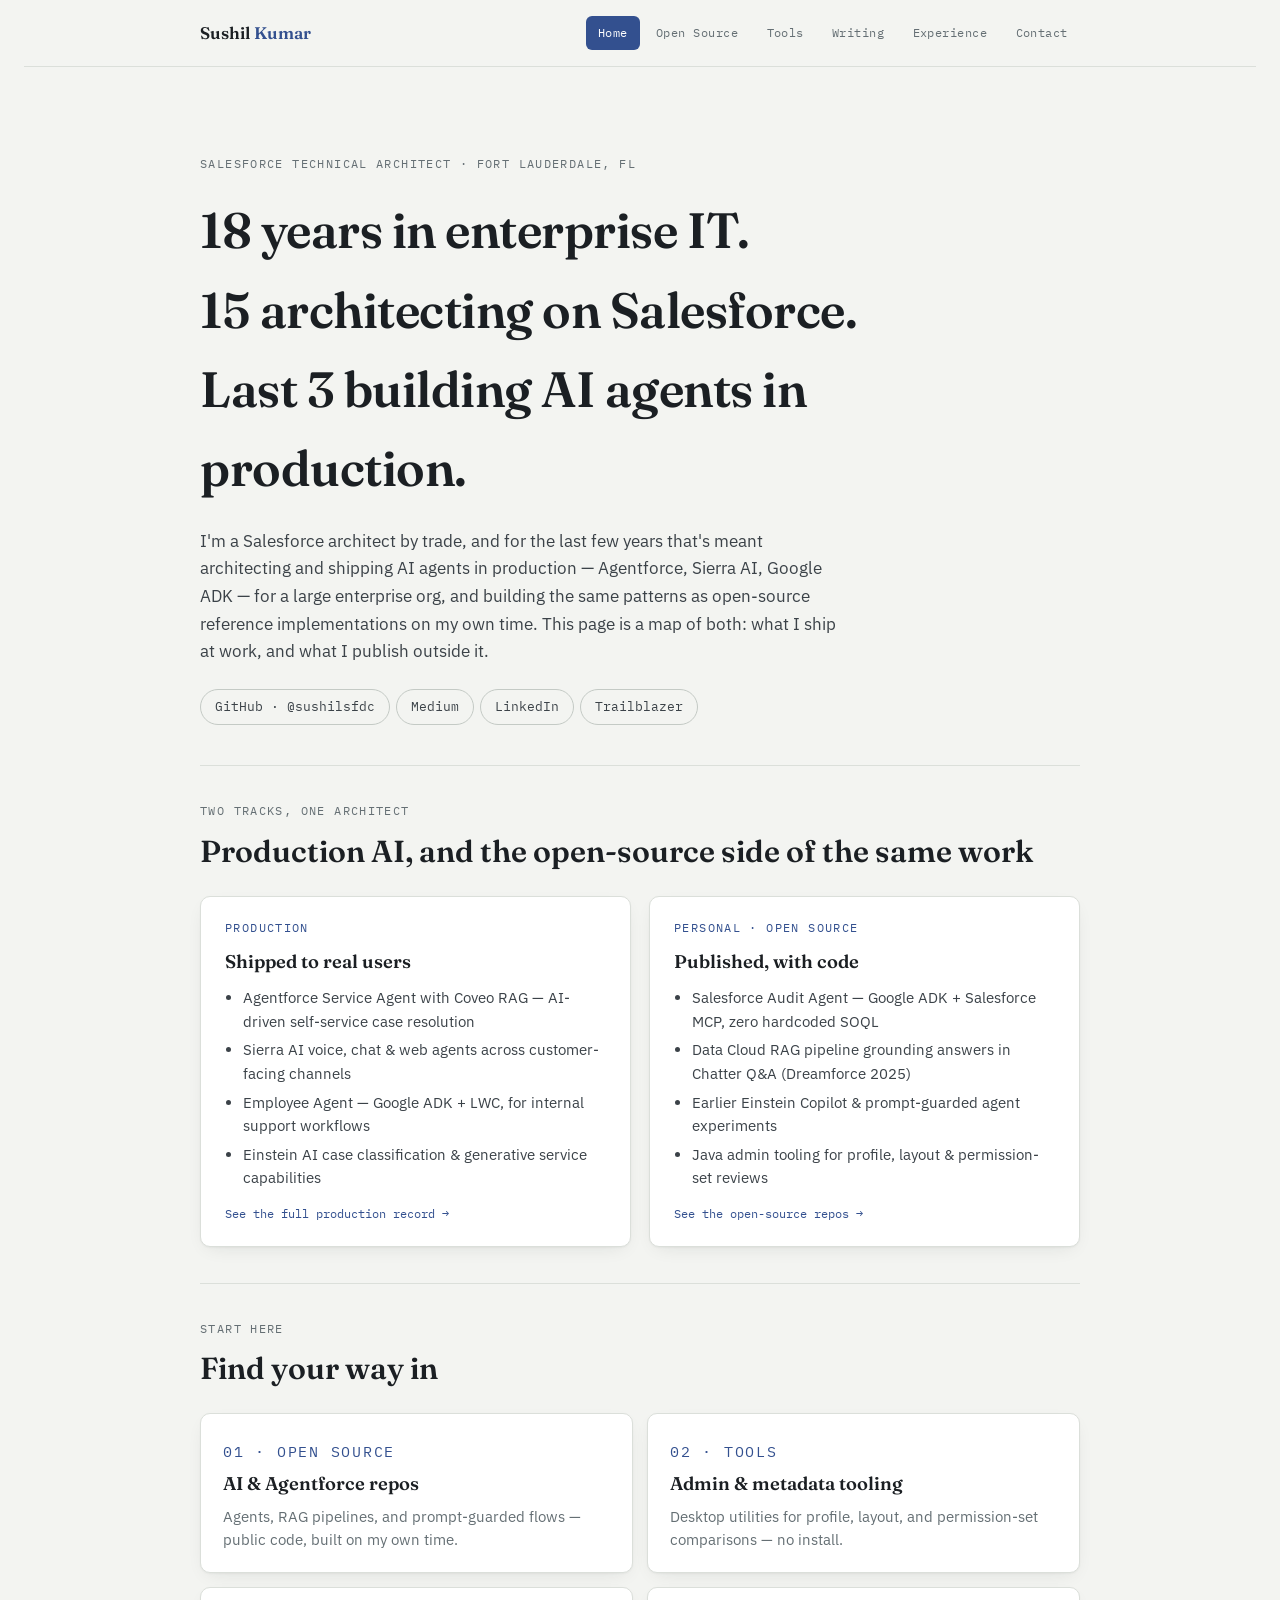
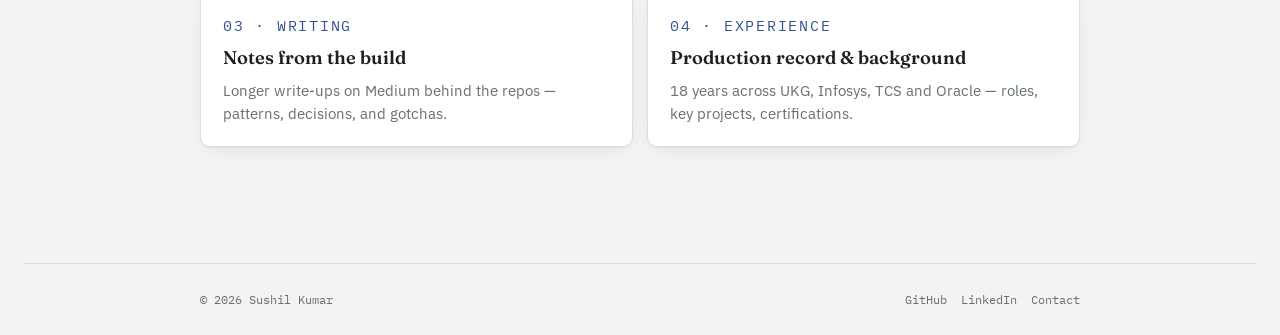
<file: index.html>
<!doctype html>
<html lang="en">
<head>
<meta charset="utf-8">
<meta name="viewport" content="width=device-width, initial-scale=1, viewport-fit=cover">
<title>Sushil Kumar</title>
<link rel="preconnect" href="https://fonts.googleapis.com">
<link rel="stylesheet" href="https://fonts.googleapis.com/css2?family=Fraunces:opsz,wght@9..144,400;9..144,500;9..144,600;9..144,700&family=IBM+Plex+Sans:wght@400;500;600&family=IBM+Plex+Mono:wght@400;500&display=swap">
<link rel="stylesheet" href="styles.css">
</head>
<body>

<header class="site-header">
  <div class="header-inner">
    <a class="wordmark" href="index.html">Sushil <span>Kumar</span></a>
    <nav class="site-nav" aria-label="Primary">
      <a class="nav-link current" href="index.html">Home</a>
      <a class="nav-link" href="projects.html">Open Source</a>
      <a class="nav-link" href="tools.html">Tools</a>
      <a class="nav-link" href="writing.html">Writing</a>
      <a class="nav-link" href="experience.html">Experience</a>
      <a class="nav-link" href="contact.html">Contact</a>
    </nav>
  </div>
</header>

<main>
  <section style="padding-block: 48px 40px; display: flex; flex-direction: column; gap: 18px;">
    <p class="eyebrow">Salesforce Technical Architect · Fort Lauderdale, FL</p>
    <h1>18 years in enterprise IT.<br>15 architecting on Salesforce.<br>Last 3 building AI agents in production.</h1>
    <p style="font-size: 1.08rem;">
      I'm a Salesforce architect by trade, and for the last few years that's meant architecting
      and shipping AI agents in production — Agentforce, Sierra AI, Google ADK — for a large
      enterprise org, and building the same patterns as open-source reference implementations on
      my own time. This page is a map of both: what I ship at work, and what I publish outside it.
    </p>
    <div class="link-row" style="margin-top: 6px;">
      <a class="pill-link" href="https://github.com/sushilsfdc" target="_blank" rel="noopener">GitHub · @sushilsfdc</a>
      <a class="pill-link" href="https://medium.com/@sfdcsushil" target="_blank" rel="noopener">Medium</a>
      <a class="pill-link" href="https://linkedin.com/in/sfdcsushil" target="_blank" rel="noopener">LinkedIn</a>
      <a class="pill-link" href="https://www.salesforce.com/trailblazer/sfdcsushil" target="_blank" rel="noopener">Trailblazer</a>
    </div>
  </section>

  <section class="section" style="border-top: 1px solid var(--border);">
    <div class="section-head">
      <p class="eyebrow">Two tracks, one architect</p>
      <h2>Production AI, and the open-source side of the same work</h2>
    </div>
    <div class="split-grid">
      <div class="split-card">
        <p class="eyebrow"> production</p>
        <h3>Shipped to real users</h3>
        <ul>
          <li>Agentforce Service Agent with Coveo RAG — AI-driven self-service case resolution</li>
          <li>Sierra AI voice, chat &amp; web agents across customer-facing channels</li>
          <li>Employee Agent — Google ADK + LWC, for internal support workflows</li>
          <li>Einstein AI case classification &amp; generative service capabilities</li>
        </ul>
        <a class="go-link" href="experience.html">See the full production record →</a>
      </div>
      <div class="split-card">
        <p class="eyebrow">Personal · open source</p>
        <h3>Published, with code</h3>
        <ul>
          <li>Salesforce Audit Agent — Google ADK + Salesforce MCP, zero hardcoded SOQL</li>
          <li>Data Cloud RAG pipeline grounding answers in Chatter Q&amp;A (Dreamforce 2025)</li>
          <li>Earlier Einstein Copilot &amp; prompt-guarded agent experiments</li>
          <li>Java admin tooling for profile, layout &amp; permission-set reviews</li>
        </ul>
        <a class="go-link" href="projects.html">See the open-source repos →</a>
      </div>
    </div>
  </section>

  <section class="section">
    <div class="section-head">
      <p class="eyebrow">Start here</p>
      <h2>Find your way in</h2>
    </div>
    <div class="map-grid">
      <a class="map-card" href="projects.html">
        <p class="eyebrow">01 · Open Source</p>
        <h3>AI &amp; Agentforce repos</h3>
        <p>Agents, RAG pipelines, and prompt-guarded flows — public code, built on my own time.</p>
      </a>
      <a class="map-card" href="tools.html">
        <p class="eyebrow">02 · Tools</p>
        <h3>Admin &amp; metadata tooling</h3>
        <p>Desktop utilities for profile, layout, and permission-set comparisons — no install.</p>
      </a>
      <a class="map-card" href="writing.html">
        <p class="eyebrow">03 · Writing</p>
        <h3>Notes from the build</h3>
        <p>Longer write-ups on Medium behind the repos — patterns, decisions, and gotchas.</p>
      </a>
      <a class="map-card" href="experience.html">
        <p class="eyebrow">04 · Experience</p>
        <h3>Production record &amp; background</h3>
        <p>18 years across UKG, Infosys, TCS and Oracle — roles, key projects, certifications.</p>
      </a>
    </div>
  </section>
</main>

<footer class="site-footer">
  <div class="footer-inner">
    <span>© 2026 Sushil Kumar</span>
    <div class="footer-links">
      <a href="https://github.com/sushilsfdc" target="_blank" rel="noopener">GitHub</a>
      <a href="https://linkedin.com/in/sfdcsushil" target="_blank" rel="noopener">LinkedIn</a>
      <a href="contact.html">Contact</a>
    </div>
  </div>
</footer>

</body>
</html>
</file>
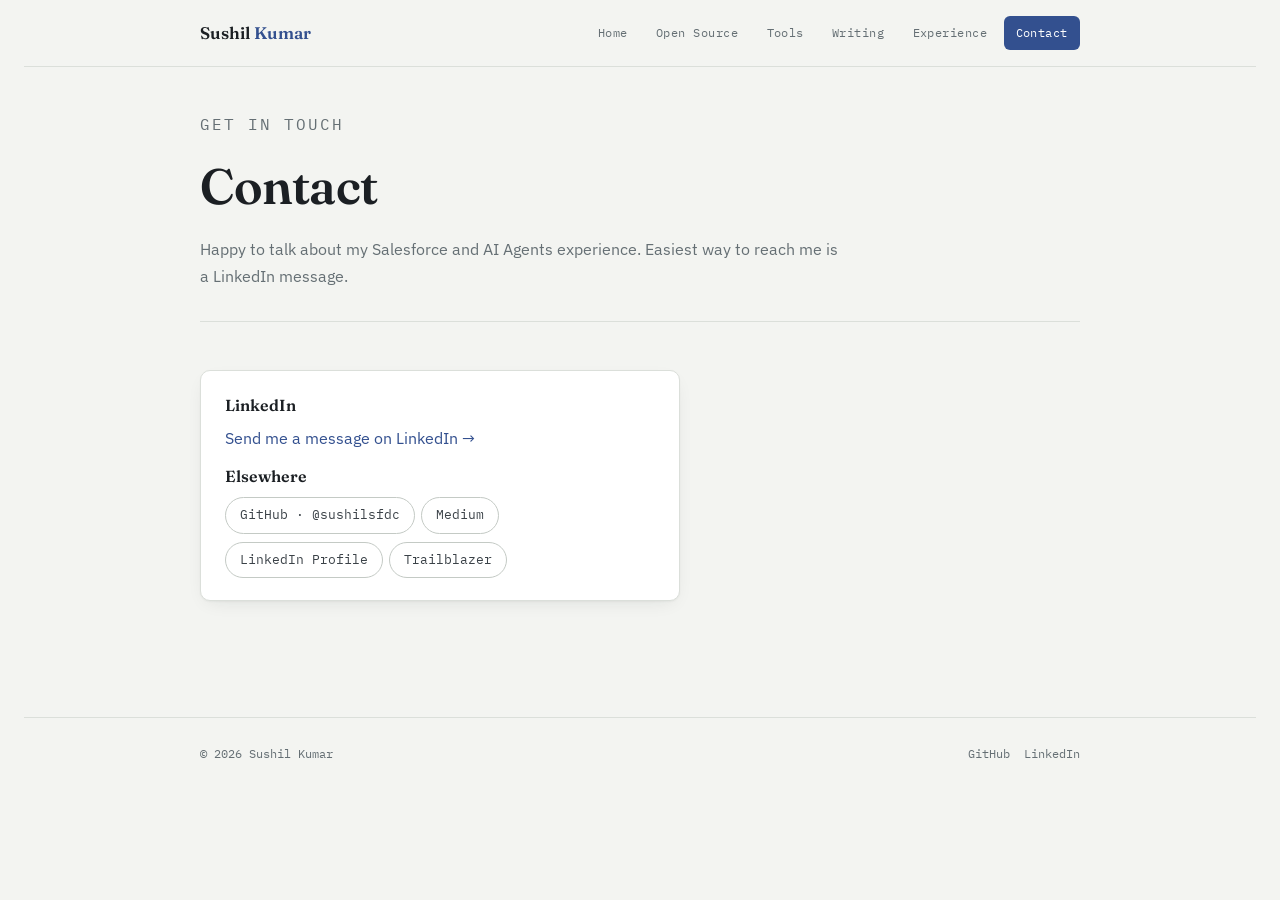
<file: contact.html>
<!doctype html>
<html lang="en">
<head>
<meta charset="utf-8">
<meta name="viewport" content="width=device-width, initial-scale=1, viewport-fit=cover">
<title>Contact — Sushil Kumar</title>
<link rel="preconnect" href="https://fonts.googleapis.com">
<link rel="stylesheet" href="https://fonts.googleapis.com/css2?family=Fraunces:opsz,wght@9..144,400;9..144,500;9..144,600;9..144,700&family=IBM+Plex+Sans:wght@400;500;600&family=IBM+Plex+Mono:wght@400;500&display=swap">
<link rel="stylesheet" href="styles.css">
</head>
<body>

<header class="site-header">
  <div class="header-inner">
    <a class="wordmark" href="index.html">Sushil <span>Kumar</span></a>
    <nav class="site-nav" aria-label="Primary">
      <a class="nav-link" href="index.html">Home</a>
      <a class="nav-link" href="projects.html">Open Source</a>
      <a class="nav-link" href="tools.html">Tools</a>
      <a class="nav-link" href="writing.html">Writing</a>
      <a class="nav-link" href="experience.html">Experience</a>
      <a class="nav-link current" href="contact.html">Contact</a>
    </nav>
  </div>
</header>

<div class="page-head">
  <p class="eyebrow">Get in touch</p>
  <h1>Contact</h1>
  <p>Happy to talk about my Salesforce and AI Agents experience. Easiest way to reach me is a LinkedIn message.</p>
</div>

<main>
  <section class="section" style="padding-top: 8px; border-top: none;">
    <div class="card" style="max-width: 480px;">
      <div class="skill-block">
        <h3>LinkedIn</h3>
        <p><a href="https://www.linkedin.com/messaging/thread/new/" target="_blank" rel="noopener" style="color: var(--accent); text-decoration: none;">Send me a message on LinkedIn →</a></p>
      </div>
      <div class="skill-block">
        <h3>Elsewhere</h3>
        <div class="link-row">
          <a class="pill-link" href="https://github.com/sushilsfdc" target="_blank" rel="noopener">GitHub · @sushilsfdc</a>
          <a class="pill-link" href="https://medium.com/@sfdcsushil" target="_blank" rel="noopener">Medium</a>
          <a class="pill-link" href="https://linkedin.com/in/sfdcsushil" target="_blank" rel="noopener">LinkedIn Profile</a>
          <a class="pill-link" href="https://www.salesforce.com/trailblazer/sfdcsushil" target="_blank" rel="noopener">Trailblazer</a>
        </div>
      </div>
    </div>
  </section>
</main>

<footer class="site-footer">
  <div class="footer-inner">
    <span>© 2026 Sushil Kumar</span>
    <div class="footer-links">
      <a href="https://github.com/sushilsfdc" target="_blank" rel="noopener">GitHub</a>
      <a href="https://linkedin.com/in/sfdcsushil" target="_blank" rel="noopener">LinkedIn</a>
    </div>
  </div>
</footer>

</body>
</html>
</file>
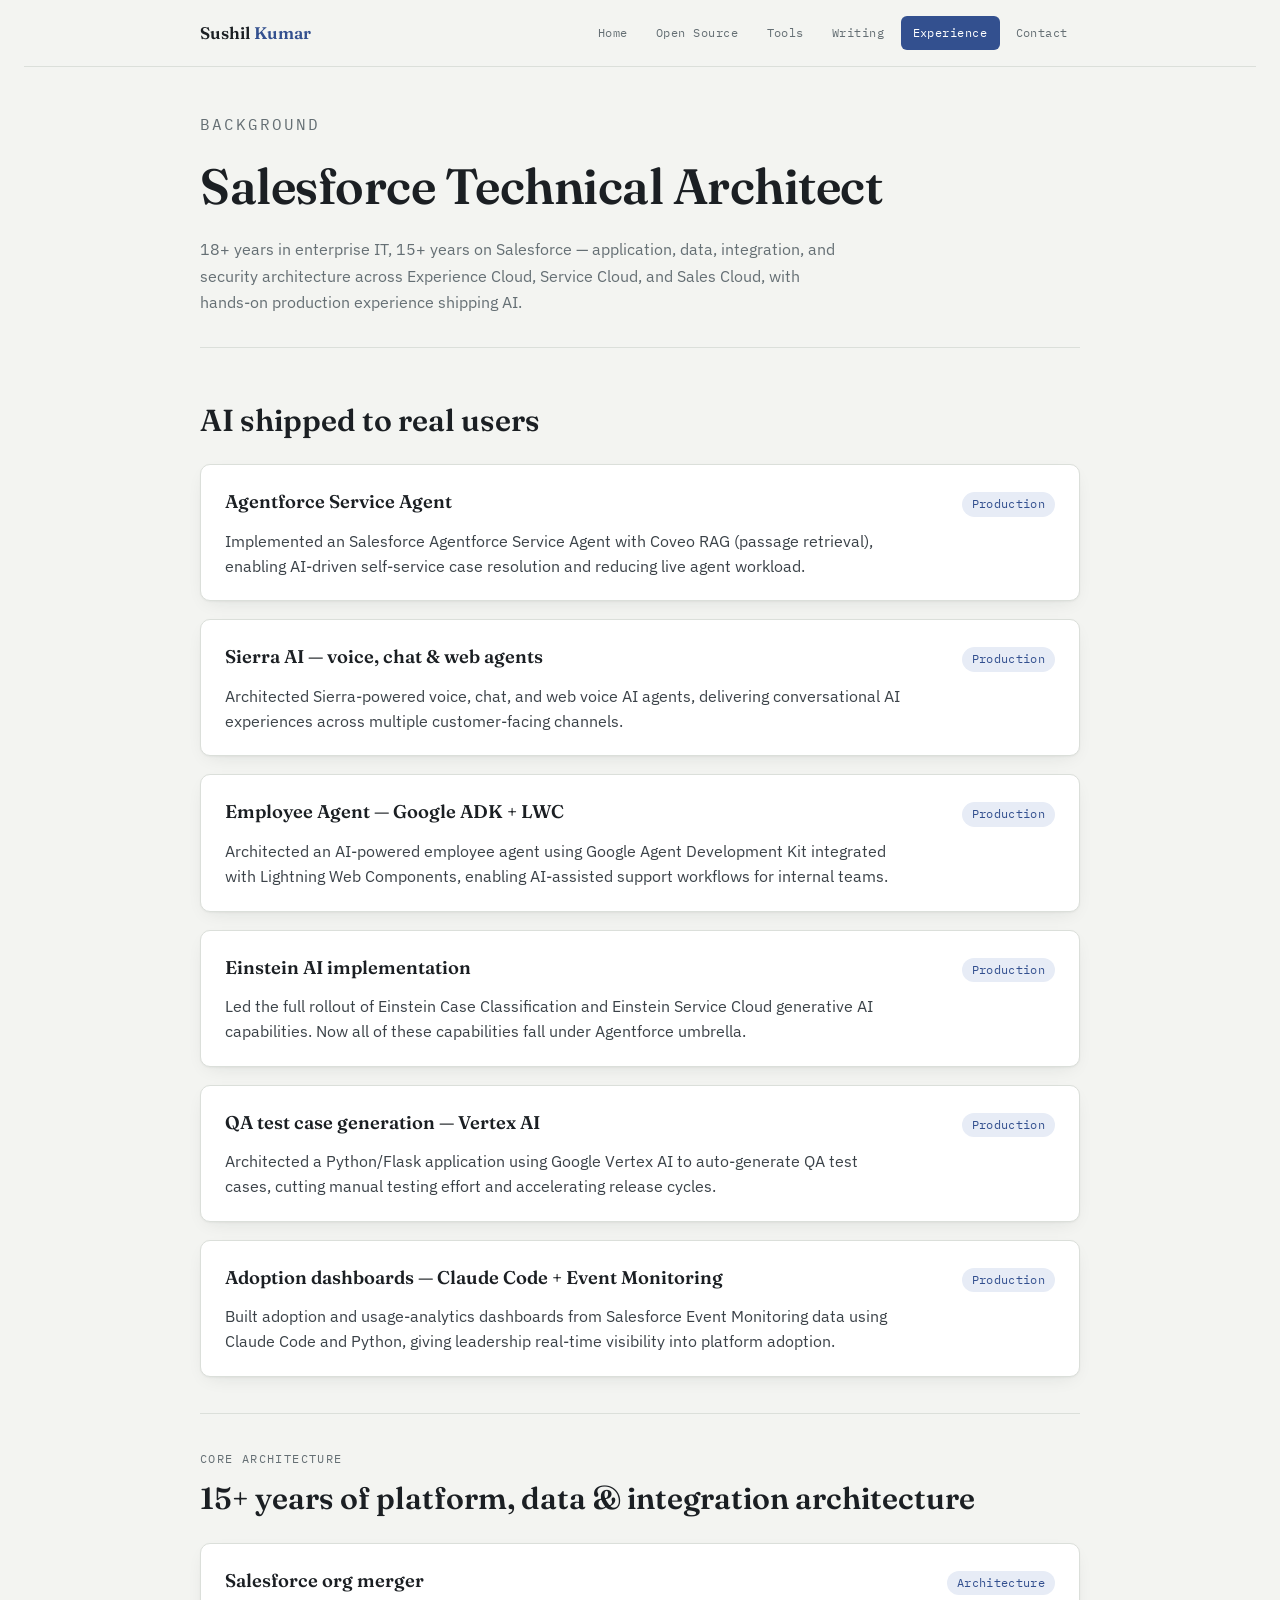
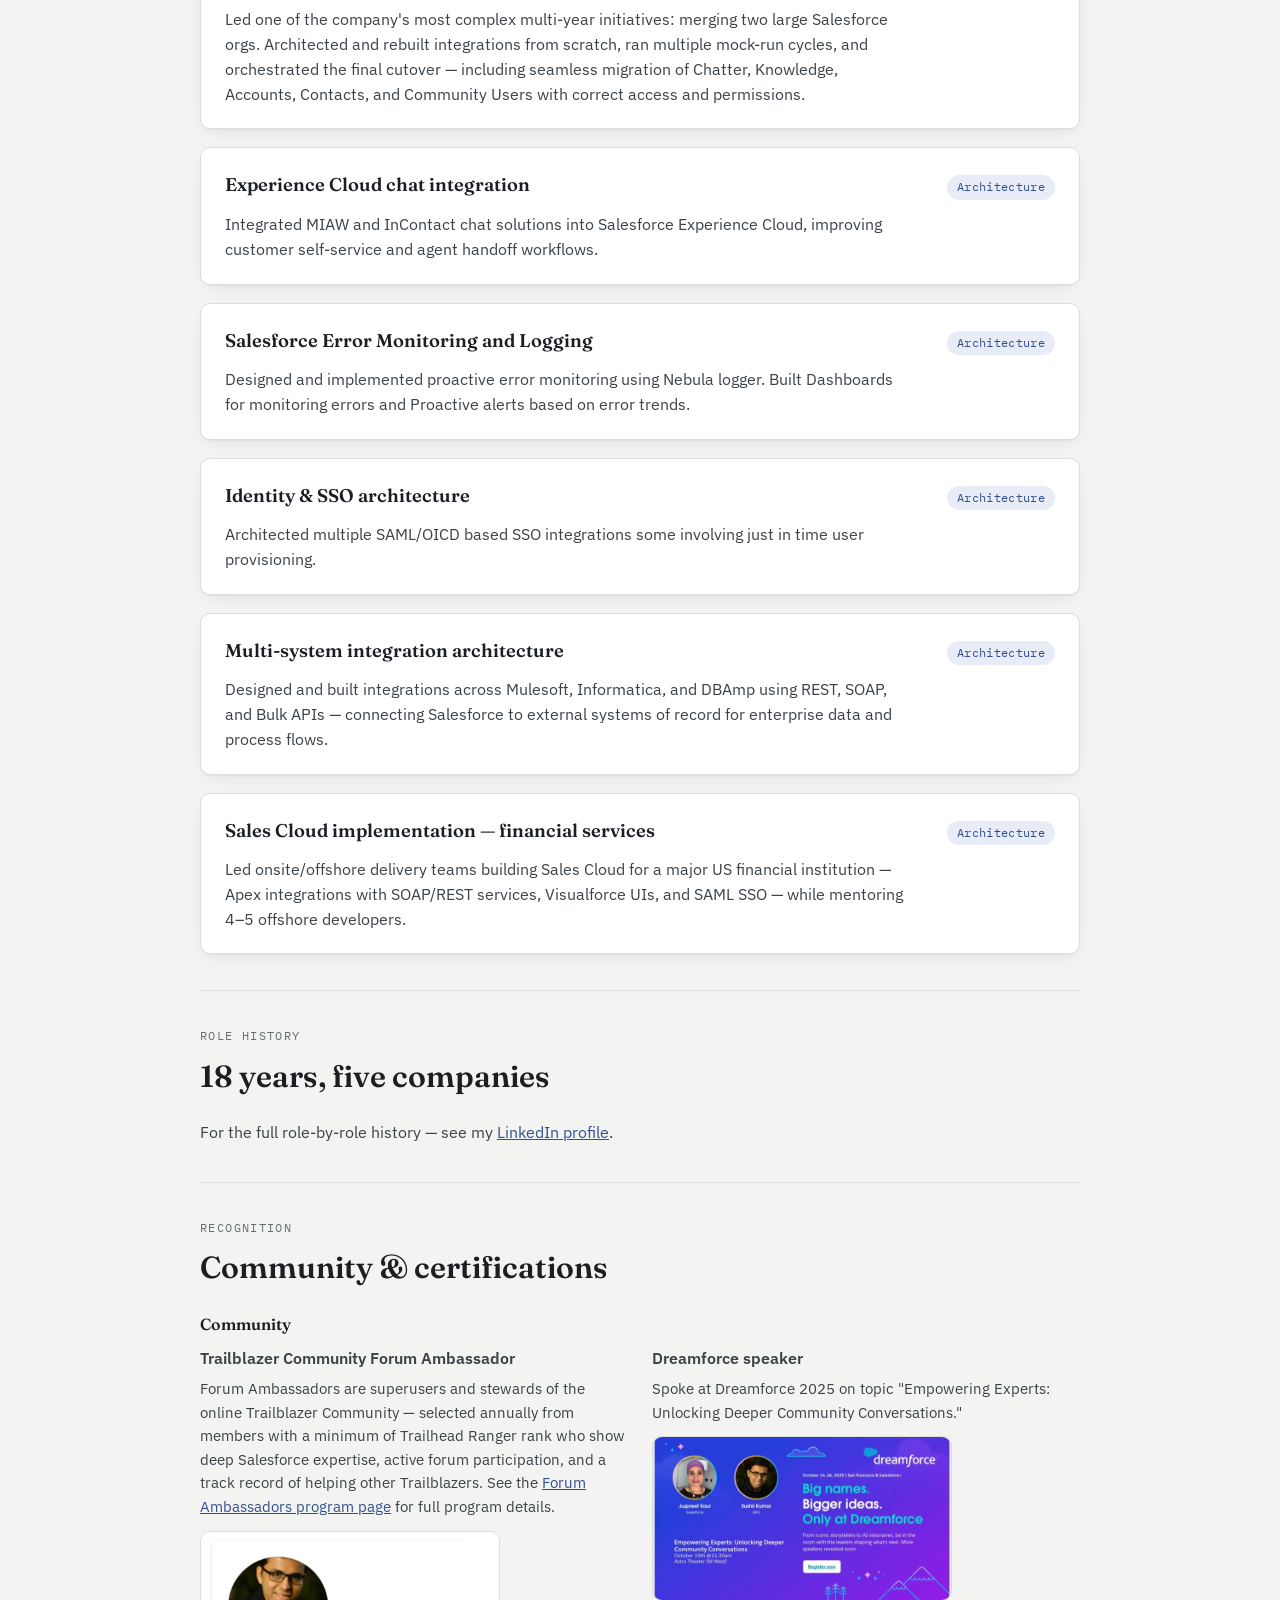
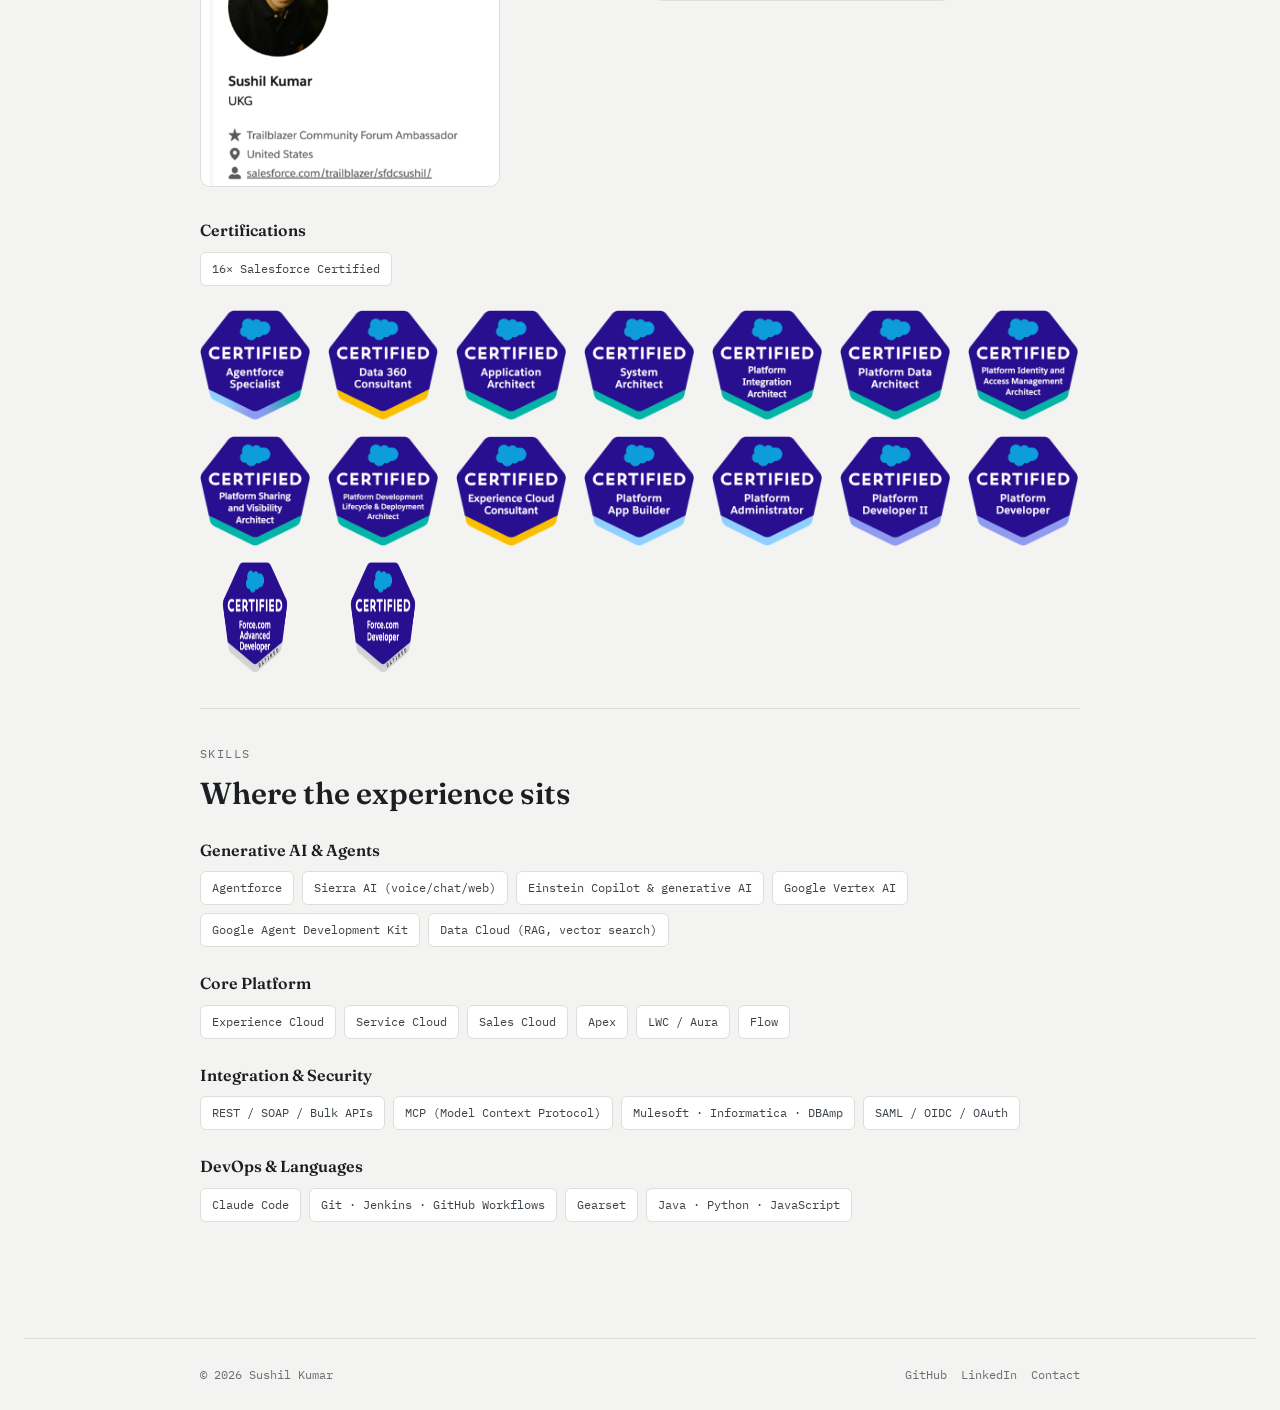
<file: experience.html>
<!doctype html>
<html lang="en">
<head>
<meta charset="utf-8">
<meta name="viewport" content="width=device-width, initial-scale=1, viewport-fit=cover">
<title>Experience — Sushil Kumar</title>
<link rel="preconnect" href="https://fonts.googleapis.com">
<link rel="stylesheet" href="https://fonts.googleapis.com/css2?family=Fraunces:opsz,wght@9..144,400;9..144,500;9..144,600;9..144,700&family=IBM+Plex+Sans:wght@400;500;600&family=IBM+Plex+Mono:wght@400;500&display=swap">
<link rel="stylesheet" href="styles.css">
</head>
<body>

<header class="site-header">
  <div class="header-inner">
    <a class="wordmark" href="index.html">Sushil <span>Kumar</span></a>
    <nav class="site-nav" aria-label="Primary">
      <a class="nav-link" href="index.html">Home</a>
      <a class="nav-link" href="projects.html">Open Source</a>
      <a class="nav-link" href="tools.html">Tools</a>
      <a class="nav-link" href="writing.html">Writing</a>
      <a class="nav-link current" href="experience.html">Experience</a>
      <a class="nav-link" href="contact.html">Contact</a>
    </nav>
  </div>
</header>

<div class="page-head">
  <p class="eyebrow">Background</p>
  <h1>Salesforce Technical Architect</h1>
  <p>18+ years in enterprise IT, 15+ years on Salesforce — application, data,
    integration, and security architecture across Experience Cloud, Service Cloud, and Sales
    Cloud, with hands-on production experience shipping AI.</p>
</div>

<main>

  <section class="section" style="padding-top: 8px; border-top: none;">
    <div class="section-head">
      <h2>AI shipped to real users</h2>
    </div>
    <div class="card-grid">

      <article class="card">
        <div class="card-top">
          <div class="card-title"><h3>Agentforce Service Agent</h3></div>
          <span class="tag-prod">Production</span>
        </div>
        <p class="desc">Implemented an Salesforce Agentforce Service Agent with Coveo
          RAG (passage retrieval), enabling AI-driven self-service case
          resolution and reducing live agent workload.</p>
      </article>

      <article class="card">
        <div class="card-top">
          <div class="card-title"><h3>Sierra AI — voice, chat &amp; web agents</h3></div>
          <span class="tag-prod">Production</span>
        </div>
        <p class="desc">Architected Sierra-powered voice, chat, and web voice AI agents, delivering
          conversational AI experiences across multiple customer-facing channels.</p>
      </article>

      <article class="card">
        <div class="card-top">
          <div class="card-title"><h3>Employee Agent — Google ADK + LWC</h3></div>
          <span class="tag-prod">Production</span>
        </div>
        <p class="desc">Architected an AI-powered employee agent using Google Agent Development Kit
          integrated with Lightning Web Components, enabling AI-assisted support workflows for
          internal teams.</p>
      </article>

      <article class="card">
        <div class="card-top">
          <div class="card-title"><h3>Einstein AI implementation</h3></div>
          <span class="tag-prod">Production</span>
        </div>
        <p class="desc">Led the full rollout of Einstein Case Classification and Einstein
          Service Cloud generative AI capabilities. Now all of these capabilities fall under Agentforce umbrella.</p>
      </article>

      <article class="card">
        <div class="card-top">
          <div class="card-title"><h3>QA test case generation — Vertex AI</h3></div>
          <span class="tag-prod">Production</span>
        </div>
        <p class="desc">Architected a Python/Flask application using Google Vertex AI to
          auto-generate QA test cases, cutting manual testing effort and accelerating release
          cycles.</p>
      </article>

      <article class="card">
        <div class="card-top">
          <div class="card-title"><h3>Adoption dashboards — Claude Code + Event Monitoring</h3></div>
          <span class="tag-prod">Production</span>
        </div>
        <p class="desc">Built adoption and usage-analytics dashboards from Salesforce Event
          Monitoring data using Claude Code and Python, giving leadership real-time visibility
          into platform adoption.</p>
      </article>

    </div>
  </section>

  <section class="section">
    <div class="section-head">
      <p class="eyebrow">Core architecture</p>
      <h2>15+ years of platform, data &amp; integration architecture</h2>
    </div>
    <div class="card-grid">

      <article class="card">
        <div class="card-top">
          <div class="card-title"><h3>Salesforce org merger</h3></div>
          <span class="tag-prod">Architecture</span>
        </div>
        <p class="desc">Led one of the company's most complex multi-year initiatives: merging two
          large Salesforce orgs. Architected and rebuilt integrations from scratch, ran multiple
          mock-run cycles, and orchestrated the final cutover — including seamless migration of
          Chatter, Knowledge, Accounts, Contacts, and Community Users with correct access and
          permissions. </p>
      </article>

      <article class="card">
        <div class="card-top">
          <div class="card-title"><h3>Experience Cloud chat integration</h3></div>
          <span class="tag-prod">Architecture</span>
        </div>
        <p class="desc">Integrated MIAW and InContact chat solutions into Salesforce Experience
          Cloud, improving customer self-service and agent handoff workflows.</p>
      </article>

      <article class="card">
        <div class="card-top">
          <div class="card-title"><h3>Salesforce Error Monitoring and Logging</h3></div>
          <span class="tag-prod">Architecture</span>
        </div>
        <p class="desc">Designed and implemented proactive error monitoring using Nebula logger. Built Dashboards for monitoring errors and Proactive alerts based on error trends. </p>
      </article>

      <article class="card">
        <div class="card-top">
          <div class="card-title"><h3>Identity &amp; SSO architecture</h3></div>
          <span class="tag-prod">Architecture</span>
        </div>
        <p class="desc">Architected multiple SAML/OICD based SSO integrations some involving just in time user provisioning.</p>
      </article>

      <article class="card">
        <div class="card-top">
          <div class="card-title"><h3>Multi-system integration architecture</h3></div>
          <span class="tag-prod">Architecture</span>
        </div>
        <p class="desc">Designed and built integrations across Mulesoft, Informatica, and DBAmp
          using REST, SOAP, and Bulk APIs — connecting Salesforce to external systems of record
          for enterprise data and process flows.</p>
      </article>

      <article class="card">
        <div class="card-top">
          <div class="card-title"><h3>Sales Cloud implementation — financial services</h3></div>
          <span class="tag-prod">Architecture</span>
        </div>
        <p class="desc">Led onsite/offshore delivery teams building Sales Cloud for a major US
          financial institution — Apex integrations with SOAP/REST services, Visualforce UIs, and
          SAML SSO — while mentoring 4–5 offshore developers.</p>
      </article>

    </div>
  </section>

  <section class="section">
    <div class="section-head">
      <p class="eyebrow">Role history</p>
      <h2>18 years, five companies</h2>
    </div>
    <p>For the full role-by-role history — see my
      <a href="https://linkedin.com/in/sfdcsushil" target="_blank" rel="noopener" style="color: var(--accent);">LinkedIn profile</a>.</p>
  </section>

  <section class="section">
    <div class="section-head">
      <p class="eyebrow">Recognition</p>
      <h2>Community &amp; certifications</h2>
    </div>
    <div style="display: flex; flex-direction: column; gap: 24px;">

      <div class="skill-block">
        <h3>Community</h3>

        <div style="display: grid; grid-template-columns: repeat(auto-fit, minmax(280px, 1fr)); gap: 24px; align-items: start;">

          <div>
            <p style="font-weight: 600; margin-bottom: 6px;">Trailblazer Community Forum Ambassador</p>
            <p style="font-size: 0.92rem;">
              Forum Ambassadors are superusers and stewards of the online Trailblazer Community —
              selected annually from members with a minimum of Trailhead Ranger rank who show deep
              Salesforce expertise, active forum participation, and a track record of helping other
              Trailblazers. See the
              <a href="https://trailhead.salesforce.com/forumambassadors/" target="_blank" rel="noopener" style="color: var(--accent);">Forum Ambassadors program page</a>
              for full program details.
            </p>
            <a href="https://trailhead.salesforce.com/forumambassadors/" target="_blank" rel="noopener"
               style="display: inline-block; margin-top: 12px;">
              <img src="assets/forum-ambassador-card.png" alt="Sushil Kumar, Trailblazer Community Forum Ambassador — UKG, United States"
                   style="width: 100%; max-width: 300px; border-radius: var(--radius-m); border: 1px solid var(--border);" loading="lazy">
            </a>
          </div>

          <div>
            <p style="font-weight: 600; margin-bottom: 6px;">Dreamforce speaker</p>
            <p style="font-size: 0.92rem;">
              Spoke at Dreamforce 2025 on topic
              "Empowering Experts: Unlocking Deeper Community Conversations." 
            </p>
            <img src="assets/dreamforce-session.jpeg" alt="Dreamforce 2025 session card for Sushil Kumar and Juspreet Kaur — Empowering Experts: Unlocking Deeper Community Conversations"
                 style="width: 100%; max-width: 300px; border-radius: var(--radius-m); border: 1px solid var(--border); margin-top: 12px;" loading="lazy">
          </div>

        </div>
      </div>

      <div class="skill-block">
        <h3>Certifications</h3>
        <div class="chip-row">
          <span class="chip">16× Salesforce Certified</span>
        </div>
        <div style="display: grid; grid-template-columns: repeat(auto-fill, minmax(110px, 1fr)); gap: 16px; margin-top: 16px;">
          <img src="assets/certs/agentforce-specialist.png" alt="Salesforce Certified Agentforce Specialist" width="110" height="110" loading="lazy">
          <img src="assets/certs/data-360-consultant.png" alt="Salesforce Certified Data 360 Consultant" width="110" height="110" loading="lazy">
          <img src="assets/certs/application-architect.png" alt="Salesforce Certified Application Architect" width="110" height="110" loading="lazy">
          <img src="assets/certs/system-architect.png" alt="Salesforce Certified System Architect" width="110" height="110" loading="lazy">
          <img src="assets/certs/platform-integration-architect.png" alt="Salesforce Certified Platform Integration Architect" width="110" height="110" loading="lazy">
          <img src="assets/certs/platform-data-architect.png" alt="Salesforce Certified Platform Data Architect" width="110" height="110" loading="lazy">
          <img src="assets/certs/platform-identity-access-management-architect.png" alt="Salesforce Certified Platform Identity and Access Management Architect" width="110" height="110" loading="lazy">
          <img src="assets/certs/platform-sharing-visibility-architect.png" alt="Salesforce Certified Platform Sharing and Visibility Architect" width="110" height="110" loading="lazy">
          <img src="assets/certs/platform-development-lifecycle-deployment-architect.png" alt="Salesforce Certified Platform Development Lifecycle and Deployment Architect" width="110" height="110" loading="lazy">
          <img src="assets/certs/experience-cloud-consultant.png" alt="Salesforce Certified Experience Cloud Consultant" width="110" height="110" loading="lazy">
          <img src="assets/certs/platform-app-builder.png" alt="Salesforce Certified Platform App Builder" width="110" height="110" loading="lazy">
          <img src="assets/certs/platform-administrator.png" alt="Salesforce Certified Platform Administrator" width="110" height="110" loading="lazy">
          <img src="assets/certs/platform-developer-ii.png" alt="Salesforce Certified Platform Developer II" width="110" height="110" loading="lazy">
          <img src="assets/certs/platform-developer-i.png" alt="Salesforce Certified Platform Developer I" width="110" height="110" loading="lazy">
          <img src="assets/certs/force-com-advanced-developer.png" alt="Salesforce Certified Force.com Advanced Developer (Retired)" width="110" height="110" loading="lazy">
          <img src="assets/certs/force-com-developer.png" alt="Salesforce Certified Force.com Developer (Retired)" width="110" height="110" loading="lazy">
        </div>
      </div>

    </div>
  </section>

  <section class="section">
    <div class="section-head">
      <p class="eyebrow">Skills</p>
      <h2>Where the experience sits</h2>
    </div>
    <div style="display: flex; flex-direction: column; gap: 24px;">

      <div class="skill-block">
        <h3>Generative AI &amp; Agents</h3>
        <div class="chip-row">
          <span class="chip">Agentforce</span>
          <span class="chip">Sierra AI (voice/chat/web)</span>
          <span class="chip">Einstein Copilot &amp; generative AI</span>
          <span class="chip">Google Vertex AI</span>
          <span class="chip">Google Agent Development Kit</span>
          <span class="chip">Data Cloud (RAG, vector search)</span>
        </div>
      </div>

      <div class="skill-block">
        <h3>Core Platform</h3>
        <div class="chip-row">
          <span class="chip">Experience Cloud</span>
          <span class="chip">Service Cloud</span>
          <span class="chip">Sales Cloud</span>
          <span class="chip">Apex</span>
          <span class="chip">LWC / Aura</span>
          <span class="chip">Flow</span>
        </div>
      </div>

      <div class="skill-block">
        <h3>Integration &amp; Security</h3>
        <div class="chip-row">
          <span class="chip">REST / SOAP / Bulk APIs</span>
          <span class="chip">MCP (Model Context Protocol)</span>
          <span class="chip">Mulesoft · Informatica · DBAmp</span>
          <span class="chip">SAML / OIDC / OAuth</span>
        </div>
      </div>

      <div class="skill-block">
        <h3>DevOps &amp; Languages</h3>
        <div class="chip-row">
          <span class="chip">Claude Code</span>
          <span class="chip">Git · Jenkins · GitHub Workflows</span>
          <span class="chip">Gearset</span>
          <span class="chip">Java · Python · JavaScript</span>
        </div>
      </div>

    </div>
  </section>

</main>

<footer class="site-footer">
  <div class="footer-inner">
    <span>© 2026 Sushil Kumar</span>
    <div class="footer-links">
      <a href="https://github.com/sushilsfdc" target="_blank" rel="noopener">GitHub</a>
      <a href="https://linkedin.com/in/sfdcsushil" target="_blank" rel="noopener">LinkedIn</a>
      <a href="contact.html">Contact</a>
    </div>
  </div>
</footer>

</body>
</html>
</file>
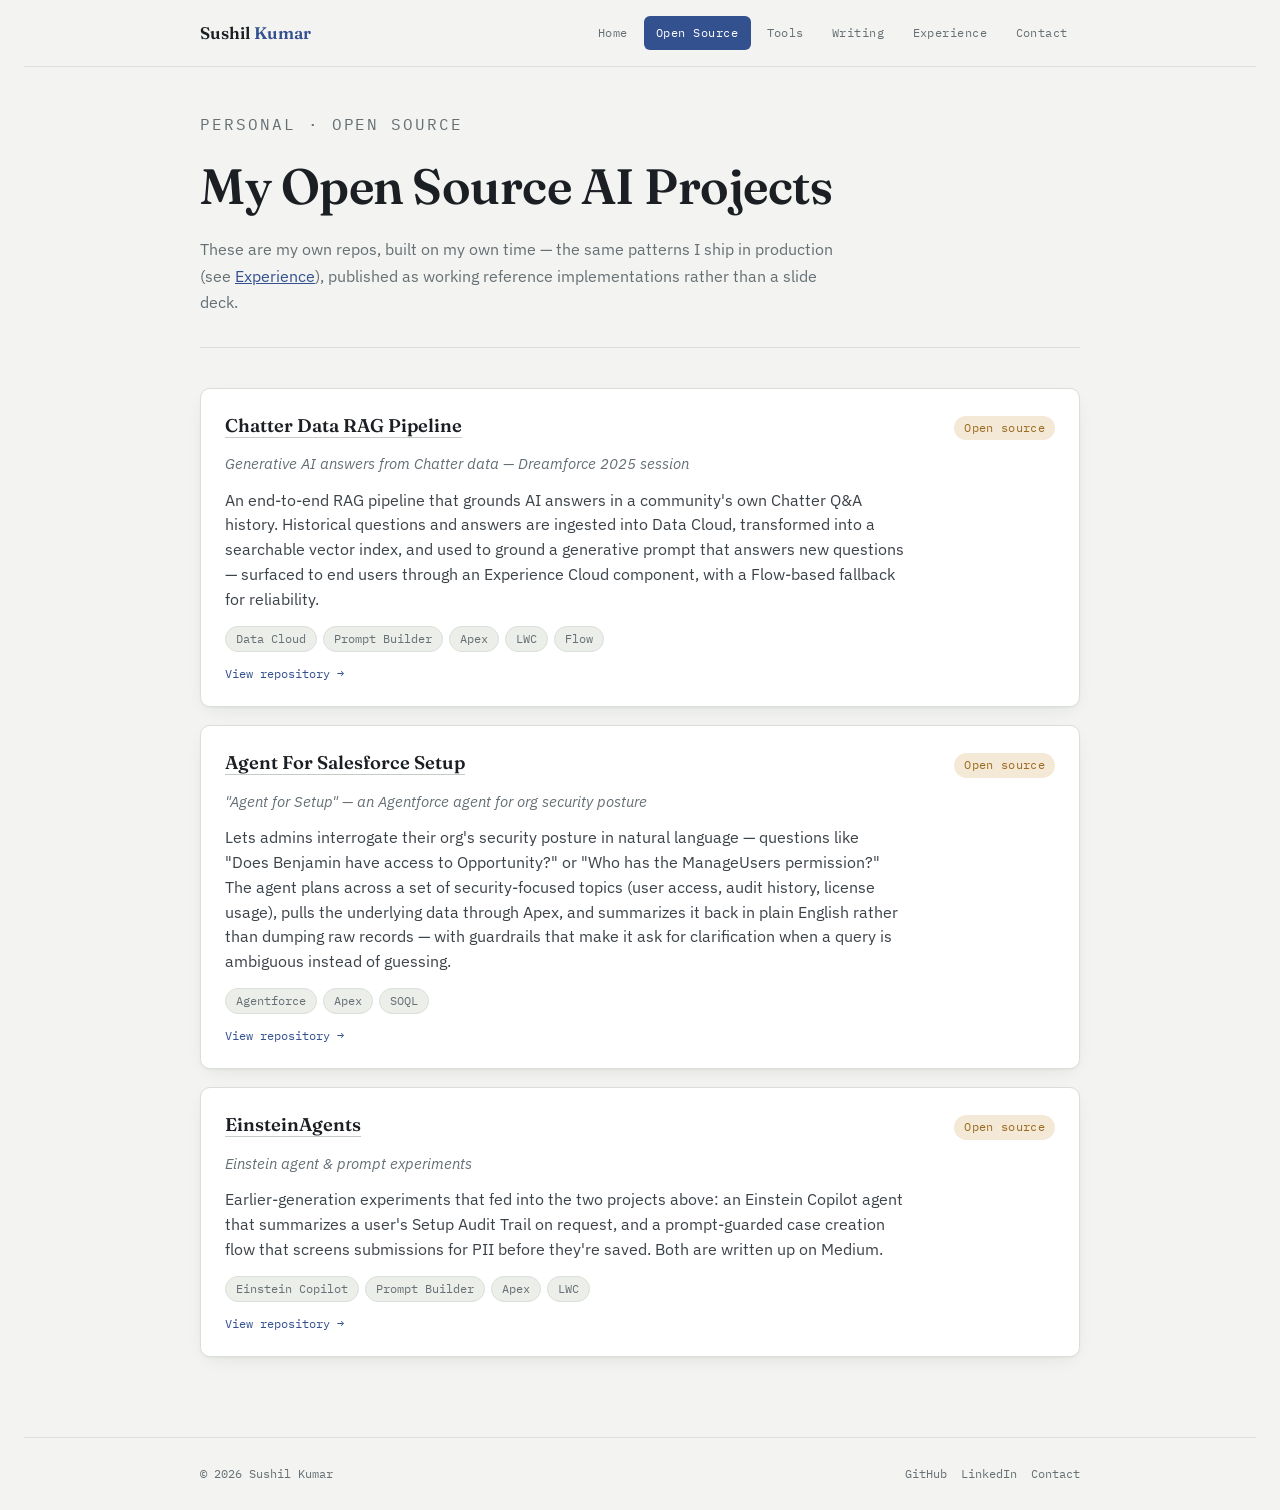
<file: projects.html>
<!doctype html>
<html lang="en">
<head>
<meta charset="utf-8">
<meta name="viewport" content="width=device-width, initial-scale=1, viewport-fit=cover">
<title>Open Source — Sushil Kumar</title>
<link rel="preconnect" href="https://fonts.googleapis.com">
<link rel="stylesheet" href="https://fonts.googleapis.com/css2?family=Fraunces:opsz,wght@9..144,400;9..144,500;9..144,600;9..144,700&family=IBM+Plex+Sans:wght@400;500;600&family=IBM+Plex+Mono:wght@400;500&display=swap">
<link rel="stylesheet" href="styles.css">
</head>
<body>

<header class="site-header">
  <div class="header-inner">
    <a class="wordmark" href="index.html">Sushil <span>Kumar</span></a>
    <nav class="site-nav" aria-label="Primary">
      <a class="nav-link" href="index.html">Home</a>
      <a class="nav-link current" href="projects.html">Open Source</a>
      <a class="nav-link" href="tools.html">Tools</a>
      <a class="nav-link" href="writing.html">Writing</a>
      <a class="nav-link" href="experience.html">Experience</a>
      <a class="nav-link" href="contact.html">Contact</a>
    </nav>
  </div>
</header>

<div class="page-head">
  <p class="eyebrow">Personal · open source</p>
  <h1>My Open Source AI Projects</h1>
  <p>These are my own repos, built on my own time — the same patterns I ship in production
    (see <a href="experience.html" style="color: var(--accent);">Experience</a>), published as
    working reference implementations rather than a slide deck.</p>
</div>

<main>
  <div class="card-grid">

    <article class="card">
      <div class="card-top">
        <div class="card-title">
          <h3><a href="https://github.com/sushilsfdc/dreamforce2025" target="_blank" rel="noopener">Chatter Data RAG Pipeline</a></h3>
        </div>
        <span class="tag-oss">Open source</span>
      </div>
      <p class="card-tagline">Generative AI answers from Chatter data — Dreamforce 2025 session</p>
      <p class="desc">An end-to-end RAG pipeline that grounds AI answers in a community's own
        Chatter Q&amp;A history. Historical questions and answers are ingested into Data Cloud,
        transformed into a searchable vector index, and used to ground a generative prompt that
        answers new questions — surfaced to end users through an Experience Cloud component, with
        a Flow-based fallback for reliability.</p>
      <div class="tags">
        <span class="tag">Data Cloud</span>
        <span class="tag">Prompt Builder</span>
        <span class="tag">Apex</span>
        <span class="tag">LWC</span>
        <span class="tag">Flow</span>
      </div>
      <a class="repo-link" href="https://github.com/sushilsfdc/dreamforce2025" target="_blank" rel="noopener">View repository →</a>
    </article>
  <article class="card">
      <div class="card-top">
        <div class="card-title">
          <h3><a href="https://github.com/sushilsfdc/AuditAgentHackathon" target="_blank" rel="noopener">Agent For Salesforce Setup</a></h3>
        </div>
        <span class="tag-oss">Open source</span>
      </div>
      <p class="card-tagline">"Agent for Setup" — an Agentforce agent for org security posture</p>
      <p class="desc">Lets admins interrogate their org's security posture in natural language —
        questions like "Does Benjamin have access to Opportunity?" or "Who has the ManageUsers
        permission?" The agent plans across a set of security-focused topics (user access, audit
        history, license usage), pulls the underlying data through Apex, and summarizes it back in
        plain English rather than dumping raw records — with guardrails that make it ask for
        clarification when a query is ambiguous instead of guessing.</p>
      <div class="tags">
        <span class="tag">Agentforce</span>
        <span class="tag">Apex</span>
        <span class="tag">SOQL</span>
      </div>
      <a class="repo-link" href="https://github.com/sushilsfdc/AuditAgentHackathon" target="_blank" rel="noopener">View repository →</a>
    </article>
    <article class="card">
      <div class="card-top">
        <div class="card-title">
          <h3><a href="https://github.com/sushilsfdc/EinsteinAgents" target="_blank" rel="noopener">EinsteinAgents</a></h3>
        </div>
        <span class="tag-oss">Open source</span>
      </div>
      <p class="card-tagline">Einstein agent &amp; prompt experiments</p>
      <p class="desc">Earlier-generation experiments that fed into the two projects above: an
        Einstein Copilot agent that summarizes a user's Setup Audit Trail on request, and a
        prompt-guarded case creation flow that screens submissions for PII before they're saved.
        Both are written up on Medium.</p>
      <div class="tags">
        <span class="tag">Einstein Copilot</span>
        <span class="tag">Prompt Builder</span>
        <span class="tag">Apex</span>
        <span class="tag">LWC</span>
      </div>
      <a class="repo-link" href="https://github.com/sushilsfdc/EinsteinAgents" target="_blank" rel="noopener">View repository →</a>
    </article>

  </div>
</main>

<footer class="site-footer">
  <div class="footer-inner">
    <span>© 2026 Sushil Kumar</span>
    <div class="footer-links">
      <a href="https://github.com/sushilsfdc" target="_blank" rel="noopener">GitHub</a>
      <a href="https://linkedin.com/in/sfdcsushil" target="_blank" rel="noopener">LinkedIn</a>
      <a href="contact.html">Contact</a>
    </div>
  </div>
</footer>

</body>
</html>
</file>
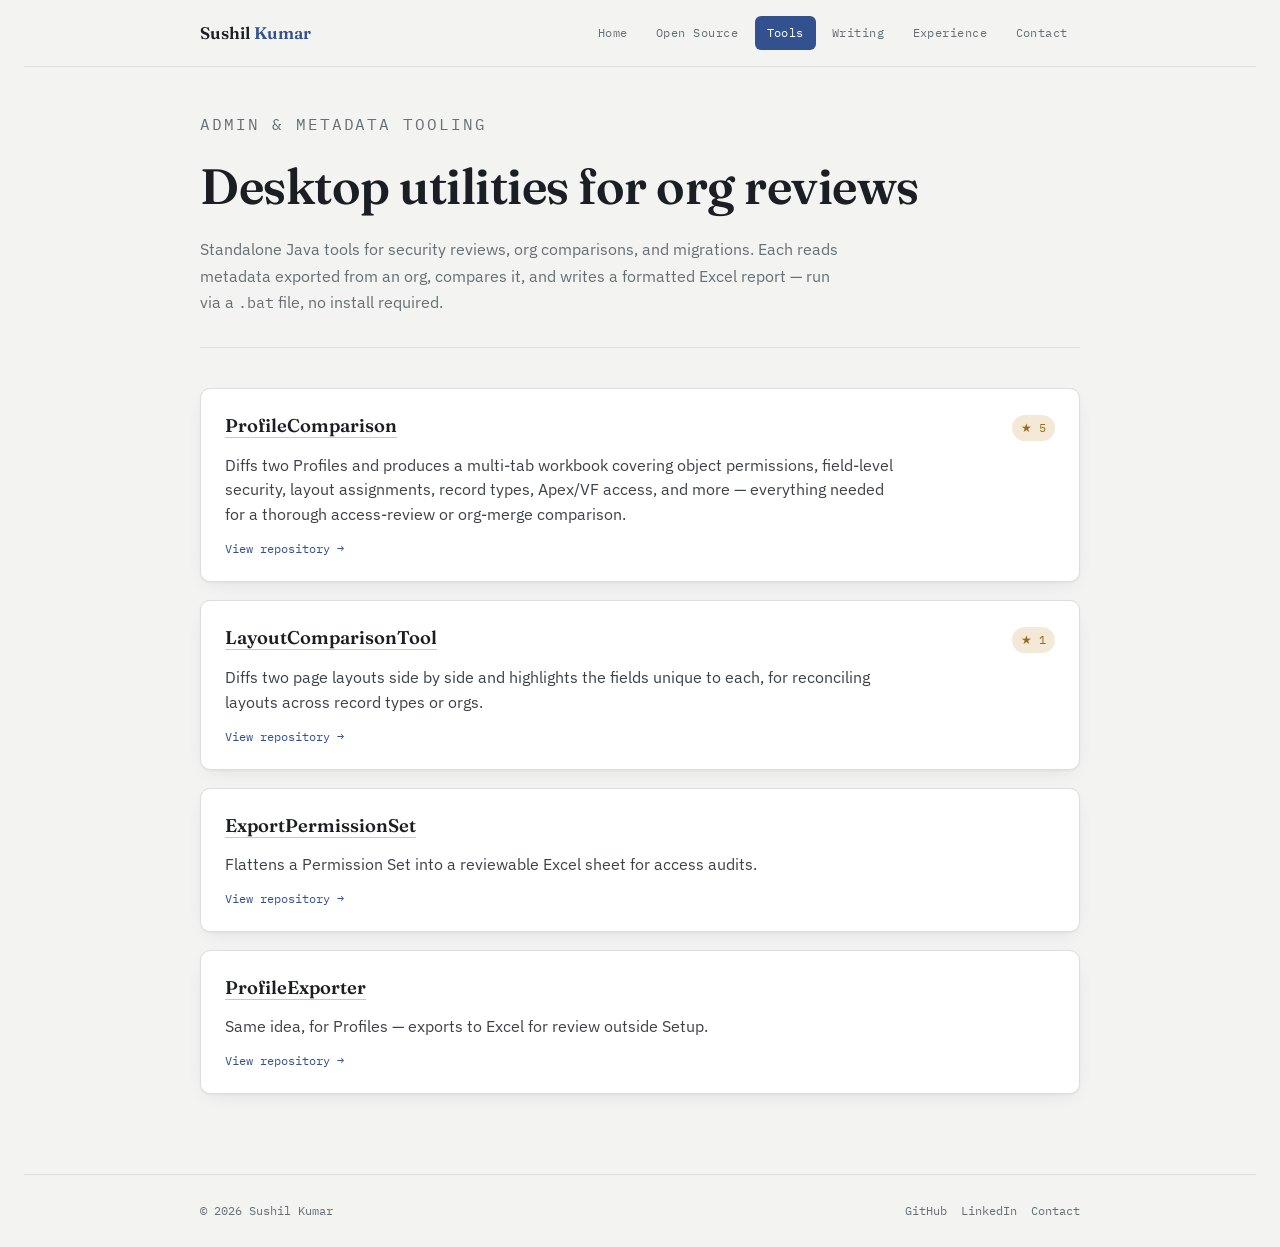
<file: tools.html>
<!doctype html>
<html lang="en">
<head>
<meta charset="utf-8">
<meta name="viewport" content="width=device-width, initial-scale=1, viewport-fit=cover">
<title>Tools — Sushil Kumar</title>
<link rel="preconnect" href="https://fonts.googleapis.com">
<link rel="stylesheet" href="https://fonts.googleapis.com/css2?family=Fraunces:opsz,wght@9..144,400;9..144,500;9..144,600;9..144,700&family=IBM+Plex+Sans:wght@400;500;600&family=IBM+Plex+Mono:wght@400;500&display=swap">
<link rel="stylesheet" href="styles.css">
</head>
<body>

<header class="site-header">
  <div class="header-inner">
    <a class="wordmark" href="index.html">Sushil <span>Kumar</span></a>
    <nav class="site-nav" aria-label="Primary">
      <a class="nav-link" href="index.html">Home</a>
      <a class="nav-link" href="projects.html">Open Source</a>
      <a class="nav-link current" href="tools.html">Tools</a>
      <a class="nav-link" href="writing.html">Writing</a>
      <a class="nav-link" href="experience.html">Experience</a>
      <a class="nav-link" href="contact.html">Contact</a>
    </nav>
  </div>
</header>

<div class="page-head">
  <p class="eyebrow">Admin &amp; metadata tooling</p>
  <h1>Desktop utilities for org reviews</h1>
  <p>Standalone Java tools for security reviews, org comparisons, and migrations. Each reads
    metadata exported from an org, compares it, and writes a formatted Excel report — run via a
    <code style="font-family: var(--font-mono); font-size: 0.9em;">.bat</code> file, no install
    required.</p>
</div>

<main>
  <div class="card-grid">

    <article class="card">
      <div class="card-top">
        <div class="card-title">
          <h3><a href="https://github.com/sushilgit/ProfileComparison" target="_blank" rel="noopener">ProfileComparison</a></h3>
        </div>
        <span class="star">★ 5</span>
      </div>
      <p class="desc">Diffs two Profiles and produces a multi-tab workbook covering object
        permissions, field-level security, layout assignments, record types, Apex/VF access, and
        more — everything needed for a thorough access-review or org-merge comparison.</p>
      <a class="repo-link" href="https://github.com/sushilgit/ProfileComparison" target="_blank" rel="noopener">View repository →</a>
    </article>

    <article class="card">
      <div class="card-top">
        <div class="card-title">
          <h3><a href="https://github.com/sushilgit/LayoutComparisonTool" target="_blank" rel="noopener">LayoutComparisonTool</a></h3>
        </div>
        <span class="star">★ 1</span>
      </div>
      <p class="desc">Diffs two page layouts side by side and highlights the fields unique to each,
        for reconciling layouts across record types or orgs.</p>
      <a class="repo-link" href="https://github.com/sushilgit/LayoutComparisonTool" target="_blank" rel="noopener">View repository →</a>
    </article>

    <article class="card">
      <div class="card-top">
        <div class="card-title">
          <h3><a href="https://github.com/sushilgit/ExportPermissionSet" target="_blank" rel="noopener">ExportPermissionSet</a></h3>
        </div>
      </div>
      <p class="desc">Flattens a Permission Set into a reviewable Excel sheet for access audits.</p>
      <a class="repo-link" href="https://github.com/sushilgit/ExportPermissionSet" target="_blank" rel="noopener">View repository →</a>
    </article>

    <article class="card">
      <div class="card-top">
        <div class="card-title">
          <h3><a href="https://github.com/sushilgit/ProfileExporter" target="_blank" rel="noopener">ProfileExporter</a></h3>
        </div>
      </div>
      <p class="desc">Same idea, for Profiles — exports to Excel for review outside Setup.</p>
      <a class="repo-link" href="https://github.com/sushilgit/ProfileExporter" target="_blank" rel="noopener">View repository →</a>
    </article>

  </div>
</main>

<footer class="site-footer">
  <div class="footer-inner">
    <span>© 2026 Sushil Kumar</span>
    <div class="footer-links">
      <a href="https://github.com/sushilsfdc" target="_blank" rel="noopener">GitHub</a>
      <a href="https://linkedin.com/in/sfdcsushil" target="_blank" rel="noopener">LinkedIn</a>
      <a href="contact.html">Contact</a>
    </div>
  </div>
</footer>

</body>
</html>
</file>
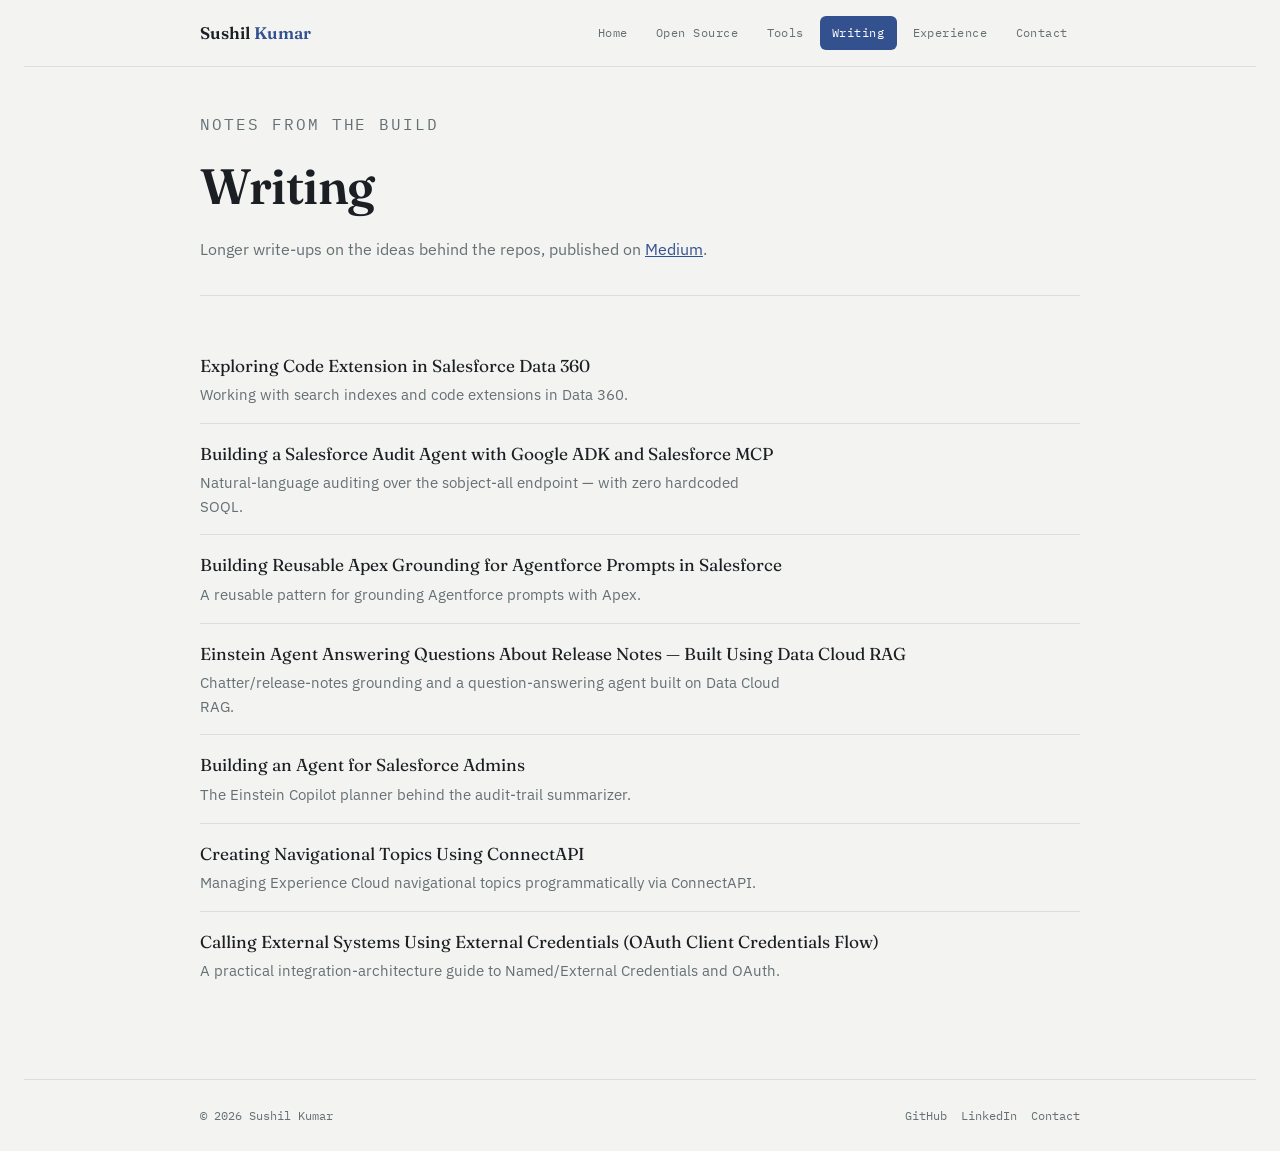
<file: writing.html>
<!doctype html>
<html lang="en">
<head>
<meta charset="utf-8">
<meta name="viewport" content="width=device-width, initial-scale=1, viewport-fit=cover">
<title>Writing — Sushil Kumar</title>
<link rel="preconnect" href="https://fonts.googleapis.com">
<link rel="stylesheet" href="https://fonts.googleapis.com/css2?family=Fraunces:opsz,wght@9..144,400;9..144,500;9..144,600;9..144,700&family=IBM+Plex+Sans:wght@400;500;600&family=IBM+Plex+Mono:wght@400;500&display=swap">
<link rel="stylesheet" href="styles.css">
</head>
<body>

<header class="site-header">
  <div class="header-inner">
    <a class="wordmark" href="index.html">Sushil <span>Kumar</span></a>
    <nav class="site-nav" aria-label="Primary">
      <a class="nav-link" href="index.html">Home</a>
      <a class="nav-link" href="projects.html">Open Source</a>
      <a class="nav-link" href="tools.html">Tools</a>
      <a class="nav-link current" href="writing.html">Writing</a>
      <a class="nav-link" href="experience.html">Experience</a>
      <a class="nav-link" href="contact.html">Contact</a>
    </nav>
  </div>
</header>

<div class="page-head">
  <p class="eyebrow">Notes from the build</p>
  <h1>Writing</h1>
  <p>Longer write-ups on the ideas behind the repos, published on
    <a href="https://medium.com/@sfdcsushil" target="_blank" rel="noopener" style="color: var(--accent);">Medium</a>.</p>
</div>

<main>
  <div>

    <div class="write-item">
      <a href="https://medium.com/@sfdcsushil/exploring-code-extension-in-salesforce-data-360-search-indexes-5b7b58602b36" target="_blank" rel="noopener">Exploring Code Extension in Salesforce Data 360</a>
      <p>Working with search indexes and code extensions in Data 360.</p>
    </div>

    <div class="write-item">
      <a href="https://medium.com/@sfdcsushil/building-a-salesforce-audit-agent-with-google-adk-and-salesforce-mcp-ae2ba1684d12" target="_blank" rel="noopener">Building a Salesforce Audit Agent with Google ADK and Salesforce MCP</a>
      <p>Natural-language auditing over the sobject-all endpoint — with zero hardcoded SOQL.</p>
    </div>

    <div class="write-item">
      <a href="https://medium.com/@sfdcsushil/building-reusable-apex-grounding-for-agentforce-prompts-in-salesforce-d6dc694324e6" target="_blank" rel="noopener">Building Reusable Apex Grounding for Agentforce Prompts in Salesforce</a>
      <p>A reusable pattern for grounding Agentforce prompts with Apex.</p>
    </div>

    <div class="write-item">
      <a href="https://medium.com/@sfdcsushil/einstein-agent-with-data-cloud-rag-release-notes-question-answers-904885809c4f" target="_blank" rel="noopener">Einstein Agent Answering Questions About Release Notes — Built Using Data Cloud RAG</a>
      <p>Chatter/release-notes grounding and a question-answering agent built on Data Cloud RAG.</p>
    </div>

    <div class="write-item">
      <a href="https://medium.com/@sfdcsushil/building-agent-for-salesforce-admins-c1bc8b4f4d89" target="_blank" rel="noopener">Building an Agent for Salesforce Admins</a>
      <p>The Einstein Copilot planner behind the audit-trail summarizer.</p>
    </div>

    <div class="write-item">
      <a href="https://medium.com/@sfdcsushil/creating-navigational-topic-using-connectapi-a3b351d4af7b" target="_blank" rel="noopener">Creating Navigational Topics Using ConnectAPI</a>
      <p>Managing Experience Cloud navigational topics programmatically via ConnectAPI.</p>
    </div>

    <div class="write-item">
      <a href="https://medium.com/@sfdcsushil/calling-external-system-using-external-credentials-oauth-client-credentials-flow-51e5d52d4235" target="_blank" rel="noopener">Calling External Systems Using External Credentials (OAuth Client Credentials Flow)</a>
      <p>A practical integration-architecture guide to Named/External Credentials and OAuth.</p>
    </div>

  </div>
</main>

<footer class="site-footer">
  <div class="footer-inner">
    <span>© 2026 Sushil Kumar</span>
    <div class="footer-links">
      <a href="https://github.com/sushilsfdc" target="_blank" rel="noopener">GitHub</a>
      <a href="https://linkedin.com/in/sfdcsushil" target="_blank" rel="noopener">LinkedIn</a>
      <a href="contact.html">Contact</a>
    </div>
  </div>
</footer>

</body>
</html>
</file>
<file: styles.css>
/* ============================================================
   Sushil Kumar — portfolio site
   Design: architect's grid — quiet paper ground, ink type,
   a single desaturated blueprint-indigo accent, brass for
   the occasional metric (stars, counts). Display: Fraunces
   (an architectural serif with real personality). Body/UI:
   IBM Plex Sans. Stack tags & labels: IBM Plex Mono — a nod
   to the CLI/CI tooling this person actually builds.
   ============================================================ */

:root {
  --bg: #F3F4F1;
  --surface: #FFFFFF;
  --surface-2: #ECEEEA;
  --ink: #1B1F23;
  --ink-soft: #3B4248;
  --muted: #656F74;
  --border: #DBDFDA;
  --border-strong: #C4CAC5;
  --accent: #33508F;
  --accent-ink: #FFFFFF;
  --accent-soft: #E7ECF6;
  --brass: #9C6B22;
  --brass-soft: #F3E9D6;
  --shadow: 0 1px 2px rgba(27,31,35,0.04), 0 6px 20px -8px rgba(27,31,35,0.12);
  --radius-s: 6px;
  --radius-m: 10px;
  --font-display: "Fraunces", Georgia, "Times New Roman", serif;
  --font-body: "IBM Plex Sans", -apple-system, BlinkMacSystemFont, "Segoe UI", sans-serif;
  --font-mono: "IBM Plex Mono", ui-monospace, SFMono-Regular, Menlo, Consolas, monospace;
  color-scheme: light;
}

@media (prefers-color-scheme: dark) {
  :root:not([data-theme="light"]) {
    --bg: #14181B;
    --surface: #1B2024;
    --surface-2: #21272B;
    --ink: #EDEFEC;
    --ink-soft: #C7CCC8;
    --muted: #939C98;
    --border: #2B3136;
    --border-strong: #3A4147;
    --accent: #7C97D9;
    --accent-ink: #10141A;
    --accent-soft: #263349;
    --brass: #D9A94C;
    --brass-soft: #332A18;
    --shadow: 0 1px 2px rgba(0,0,0,0.3), 0 10px 30px -10px rgba(0,0,0,0.55);
    color-scheme: dark;
  }
}

:root[data-theme="dark"] {
  --bg: #14181B;
  --surface: #1B2024;
  --surface-2: #21272B;
  --ink: #EDEFEC;
  --ink-soft: #C7CCC8;
  --muted: #939C98;
  --border: #2B3136;
  --border-strong: #3A4147;
  --accent: #7C97D9;
  --accent-ink: #10141A;
  --accent-soft: #263349;
  --brass: #D9A94C;
  --brass-soft: #332A18;
  --shadow: 0 1px 2px rgba(0,0,0,0.3), 0 10px 30px -10px rgba(0,0,0,0.55);
  color-scheme: dark;
}

* { box-sizing: border-box; }

html, body {
  background: var(--bg);
}

body {
  margin: 0;
  padding-inline: 24px;
  font-family: var(--font-body);
  color: var(--ink-soft);
  line-height: 1.6;
  font-size: 16px;
  -webkit-font-smoothing: antialiased;
}

@media (prefers-reduced-motion: reduce) {
  * { animation-duration: 0.001ms !important; transition-duration: 0.001ms !important; }
}

a { color: inherit; }
img { max-width: 100%; }
[hidden] { display: none !important; }

h1, h2, h3 { font-family: var(--font-display); color: var(--ink); text-wrap: balance; margin: 0; }
h1 { font-size: clamp(2rem, 5vw, 3.1rem); font-weight: 600; letter-spacing: -0.01em; }
h2 { font-size: clamp(1.4rem, 3vw, 1.9rem); font-weight: 600; }
h3 { font-size: 1.15rem; font-weight: 600; }

p { margin: 0; max-width: 65ch; }

.eyebrow {
  font-family: var(--font-mono);
  font-size: 0.72rem;
  letter-spacing: 0.12em;
  text-transform: uppercase;
  color: var(--muted);
}

.wrap {
  max-width: 880px;
  margin-inline: auto;
}

/* ---------- header ---------- */

.site-header {
  position: sticky;
  top: env(safe-area-inset-top, 0px);
  z-index: 20;
  background: color-mix(in srgb, var(--bg) 88%, transparent);
  backdrop-filter: blur(8px);
  border-bottom: 1px solid var(--border);
}

.header-inner {
  max-width: 880px;
  margin-inline: auto;
  display: flex;
  align-items: center;
  justify-content: space-between;
  gap: 16px;
  padding-block: 16px;
  flex-wrap: wrap;
}

.wordmark {
  font-family: var(--font-display);
  font-weight: 600;
  font-size: 1.05rem;
  color: var(--ink);
  text-decoration: none;
  white-space: nowrap;
}

.wordmark span { color: var(--accent); }

.site-nav {
  display: flex;
  gap: 4px;
  flex-wrap: wrap;
}

.nav-link {
  font-family: var(--font-mono);
  font-size: 0.78rem;
  letter-spacing: 0.04em;
  text-decoration: none;
  color: var(--muted);
  padding: 7px 12px;
  border-radius: var(--radius-s);
  transition: color 0.15s ease, background 0.15s ease;
}

.nav-link:hover { color: var(--ink); background: var(--surface-2); }
.nav-link:focus-visible { outline: 2px solid var(--accent); outline-offset: 2px; }

.nav-link.current {
  color: var(--accent-ink);
  background: var(--accent);
}

/* ---------- page header band ---------- */

.page-head {
  max-width: 880px;
  margin-inline: auto;
  padding-block: 44px 32px;
  border-bottom: 1px solid var(--border);
  display: flex;
  flex-direction: column;
  gap: 10px;
}

.page-head p { color: var(--muted); font-size: 1.02rem; }

/* ---------- main / sections ---------- */

main { max-width: 880px; margin-inline: auto; padding-block: 40px 80px; }

.section { padding-block: 36px; }
.section + .section { border-top: 1px solid var(--border); }
.section-head { display: flex; flex-direction: column; gap: 6px; margin-bottom: 20px; }
.section-head p { color: var(--muted); }

/* ---------- cards ---------- */

.card-grid { display: grid; gap: 18px; }

.card {
  background: var(--surface);
  border: 1px solid var(--border);
  border-radius: var(--radius-m);
  padding: 22px 24px;
  box-shadow: var(--shadow);
  display: flex;
  flex-direction: column;
  gap: 12px;
}

.card-top {
  display: flex;
  align-items: baseline;
  justify-content: space-between;
  gap: 12px;
  flex-wrap: wrap;
}

.card-title { display: flex; align-items: baseline; gap: 8px; flex-wrap: wrap; }

.card-title a {
  color: var(--ink);
  text-decoration: none;
  border-bottom: 1px solid var(--border-strong);
}
.card-title a:hover { border-color: var(--accent); color: var(--accent); }

.card-tagline { font-size: 0.92rem; color: var(--muted); font-style: italic; }

.card p.desc { color: var(--ink-soft); font-size: 0.97rem; max-width: 68ch; }

.star {
  font-family: var(--font-mono);
  font-size: 0.78rem;
  color: var(--brass);
  background: var(--brass-soft);
  border-radius: 999px;
  padding: 3px 9px;
  white-space: nowrap;
}

.tags { display: flex; flex-wrap: wrap; gap: 6px; margin-top: 2px; }

.tag {
  font-family: var(--font-mono);
  font-size: 0.72rem;
  color: var(--muted);
  background: var(--surface-2);
  border: 1px solid var(--border);
  border-radius: 999px;
  padding: 3px 10px;
}

.repo-link {
  font-family: var(--font-mono);
  font-size: 0.78rem;
  color: var(--accent);
  text-decoration: none;
  align-self: flex-start;
}
.repo-link:hover { text-decoration: underline; }

/* ---------- link rows ---------- */

.link-row {
  display: flex;
  flex-wrap: wrap;
  gap: 8px 6px;
}

.pill-link {
  font-family: var(--font-mono);
  font-size: 0.8rem;
  text-decoration: none;
  color: var(--ink-soft);
  border: 1px solid var(--border-strong);
  border-radius: 999px;
  padding: 7px 14px;
  transition: border-color 0.15s ease, color 0.15s ease, background 0.15s ease;
}
.pill-link:hover { border-color: var(--accent); color: var(--accent); background: var(--accent-soft); }
.pill-link:focus-visible { outline: 2px solid var(--accent); outline-offset: 2px; }

/* ---------- index-map (home page section links) ---------- */

.map-grid { display: grid; gap: 14px; grid-template-columns: repeat(2, 1fr); }

.map-card {
  display: block;
  text-decoration: none;
  background: var(--surface);
  border: 1px solid var(--border);
  border-radius: var(--radius-m);
  padding: 20px 22px;
  box-shadow: var(--shadow);
  transition: transform 0.15s ease, border-color 0.15s ease;
}
.map-card:hover { transform: translateY(-2px); border-color: var(--accent); }
.map-card:focus-visible { outline: 2px solid var(--accent); outline-offset: 2px; }

.map-card .eyebrow { color: var(--accent); }
.map-card h3 { margin-top: 6px; }
.map-card p { margin-top: 6px; font-size: 0.92rem; color: var(--muted); }

@media (max-width: 560px) {
  .map-grid { grid-template-columns: 1fr; }
}

/* ---------- resume / skills ---------- */

.skill-block { display: flex; flex-direction: column; gap: 8px; }
.skill-block h3 { font-size: 1rem; }
.chip-row { display: flex; flex-wrap: wrap; gap: 8px; }
.chip {
  font-family: var(--font-mono);
  font-size: 0.78rem;
  color: var(--ink-soft);
  background: var(--surface);
  border: 1px solid var(--border);
  border-radius: var(--radius-s);
  padding: 6px 11px;
}

.note-box {
  border: 1px dashed var(--border-strong);
  border-radius: var(--radius-m);
  padding: 16px 18px;
  font-size: 0.92rem;
  color: var(--muted);
}

/* ---------- writing list ---------- */

.write-item {
  padding-block: 16px;
  border-top: 1px solid var(--border);
  display: flex;
  flex-direction: column;
  gap: 4px;
}
.write-item:first-child { border-top: none; }
.write-item a {
  font-family: var(--font-display);
  font-size: 1.08rem;
  color: var(--ink);
  text-decoration: none;
}
.write-item a:hover { color: var(--accent); }
.write-item p { color: var(--muted); font-size: 0.92rem; }

/* ---------- two-track split (home) ---------- */

.split-grid { display: grid; gap: 18px; grid-template-columns: 1fr 1fr; }

.split-card {
  display: flex;
  flex-direction: column;
  gap: 10px;
  background: var(--surface);
  border: 1px solid var(--border);
  border-radius: var(--radius-m);
  padding: 22px 24px;
  box-shadow: var(--shadow);
}

.split-card .eyebrow { color: var(--accent); }
.split-card ul { margin: 0; padding-left: 18px; color: var(--ink-soft); font-size: 0.92rem; display: flex; flex-direction: column; gap: 5px; }
.split-card .go-link { font-family: var(--font-mono); font-size: 0.78rem; color: var(--accent); text-decoration: none; margin-top: 4px; }
.split-card .go-link:hover { text-decoration: underline; }

@media (max-width: 640px) {
  .split-grid { grid-template-columns: 1fr; }
}

/* ---------- production tag ---------- */

.tag-prod {
  font-family: var(--font-mono);
  font-size: 0.72rem;
  letter-spacing: 0.03em;
  color: var(--accent);
  background: var(--accent-soft);
  border-radius: 999px;
  padding: 3px 10px;
  white-space: nowrap;
}

.tag-oss {
  font-family: var(--font-mono);
  font-size: 0.72rem;
  letter-spacing: 0.03em;
  color: var(--brass);
  background: var(--brass-soft);
  border-radius: 999px;
  padding: 3px 10px;
  white-space: nowrap;
}

/* ---------- timeline (experience) ---------- */

.timeline { display: flex; flex-direction: column; }

.timeline-item {
  padding-block: 20px;
  border-top: 1px solid var(--border);
  display: flex;
  flex-direction: column;
  gap: 6px;
}
.timeline-item:first-child { border-top: none; padding-top: 0; }

.timeline-head {
  display: flex;
  justify-content: space-between;
  align-items: baseline;
  gap: 12px;
  flex-wrap: wrap;
}

.timeline-role { font-family: var(--font-display); font-size: 1.05rem; color: var(--ink); font-weight: 600; }
.timeline-org { color: var(--muted); font-size: 0.92rem; }
.timeline-dates { font-family: var(--font-mono); font-size: 0.76rem; color: var(--muted); white-space: nowrap; }
.timeline-item p.desc { font-size: 0.92rem; }

/* ---------- footer ---------- */

.site-footer {
  border-top: 1px solid var(--border);
  padding-block: 26px calc(26px + env(safe-area-inset-bottom, 0px));
}
.footer-inner {
  max-width: 880px;
  margin-inline: auto;
  display: flex;
  flex-wrap: wrap;
  align-items: center;
  justify-content: space-between;
  gap: 12px;
  font-family: var(--font-mono);
  font-size: 0.76rem;
  color: var(--muted);
}
.footer-inner a { text-decoration: none; }
.footer-inner a:hover { color: var(--accent); }
.footer-links { display: flex; gap: 14px; flex-wrap: wrap; }
</file>
